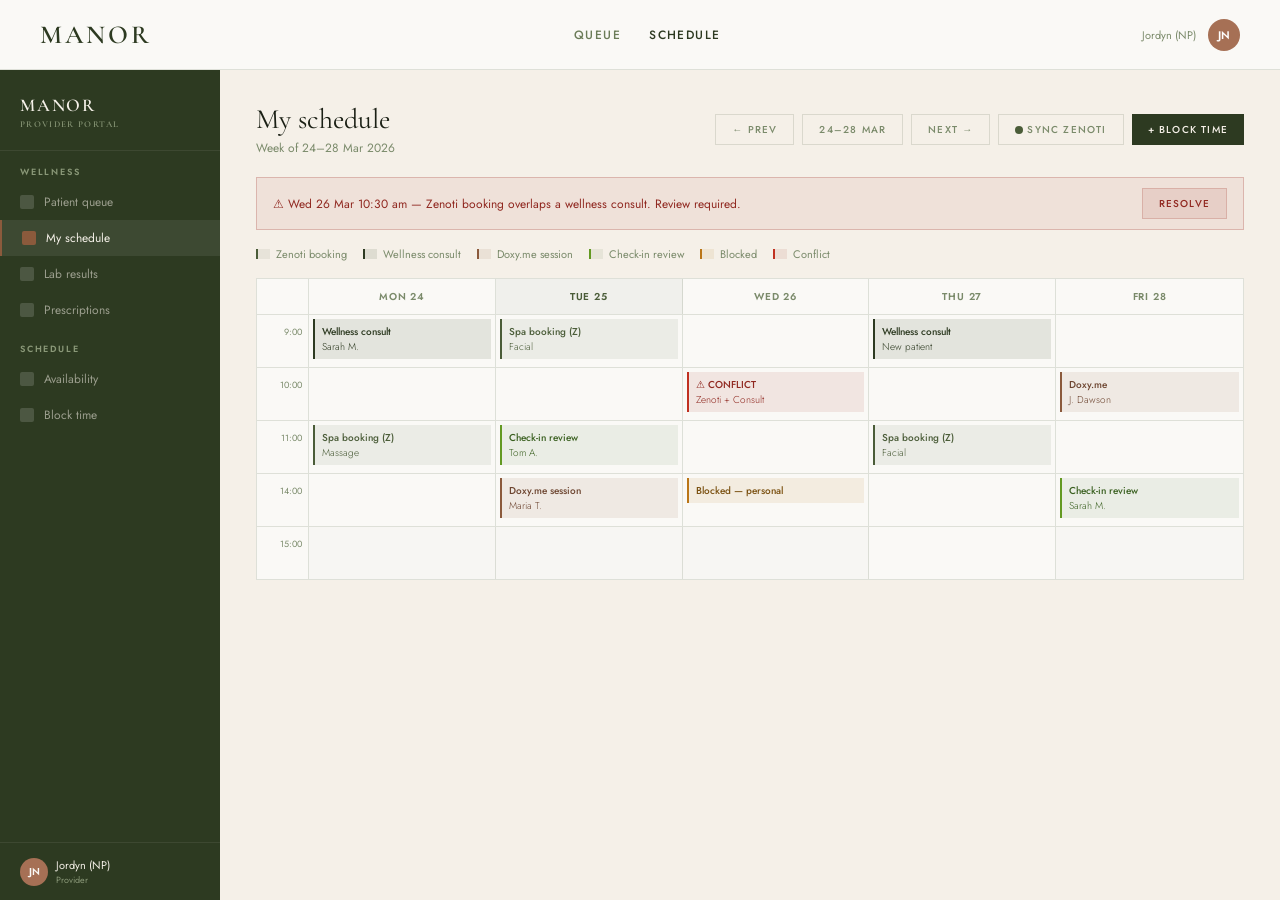
<file: physician-schedule.html>
<!DOCTYPE html>
<html lang="en">
<head>
<meta charset="UTF-8">
<meta name="viewport" content="width=device-width, initial-scale=1.0">
<title>Manor — Provider Schedule</title>
<link rel="stylesheet" href="shared.css">
<style>
  body { background: var(--cream); }
  .admin-layout { display: grid; grid-template-columns: 220px 1fr; min-height: calc(100vh - 70px); margin-top: 70px; }
  .admin-sidebar { background: var(--olive-dark); padding: 0; display: flex; flex-direction: column; position: sticky; top: 70px; height: calc(100vh - 70px); }
  .sidebar-logo { padding: 24px 20px 20px; border-bottom: 1px solid rgba(245,240,232,0.08); font-family: 'Cormorant Garamond', serif; font-size: 18px; font-weight: 600; color: var(--cream); letter-spacing: 0.1em; text-transform: uppercase; }
  .sidebar-role { font-size: 9px; letter-spacing: 0.15em; text-transform: uppercase; color: var(--olive-pale); margin-top: 3px; }
  .sidebar-section { font-size: 9px; font-weight: 600; letter-spacing: 0.2em; text-transform: uppercase; color: var(--olive-pale); padding: 14px 20px 6px; }
  .sidebar-item { display: flex; align-items: center; gap: 10px; padding: 9px 20px; font-size: 12px; color: rgba(245,240,232,0.55); text-decoration: none; transition: all 0.2s; cursor: pointer; }
  .sidebar-item:hover { color: var(--cream); background: rgba(255,255,255,0.05); }
  .sidebar-item.active { color: var(--cream); background: rgba(255,255,255,0.08); border-left: 2px solid var(--terra); }
  .sidebar-item.locked { opacity: 0.3; cursor: not-allowed; }
  .sb-icon { width: 14px; height: 14px; border-radius: 2px; background: rgba(255,255,255,0.15); flex-shrink: 0; }
  .sidebar-item.active .sb-icon { background: var(--terra); }
  .sidebar-spacer { flex: 1; }
  .sidebar-user { padding: 14px 20px; border-top: 1px solid rgba(245,240,232,0.08); display: flex; align-items: center; gap: 8px; }
  .user-av { width: 28px; height: 28px; border-radius: 50%; background: var(--terra-light); display: flex; align-items: center; justify-content: center; font-size: 10px; color: var(--white); font-weight: 600; }
  .user-name { font-size: 11px; color: var(--cream); }
  .user-role-label { font-size: 9px; color: var(--olive-pale); }

  .main { padding: 32px 36px; }
  .topbar { display: flex; align-items: center; justify-content: space-between; margin-bottom: 20px; }
  .page-title { font-family: 'Cormorant Garamond', serif; font-size: 28px; font-weight: 400; color: var(--text-dark); }

  .legend { display: flex; gap: 16px; margin-bottom: 16px; flex-wrap: wrap; }
  .leg { display: flex; align-items: center; gap: 6px; font-size: 11px; color: var(--text-muted); }
  .leg-swatch { width: 14px; height: 10px; }

  .schedule-grid { background: var(--white); border: 1px solid var(--border); overflow: hidden; }
  .sched-header { display: grid; grid-template-columns: 52px repeat(5,1fr); border-bottom: 1px solid var(--border); }
  .sched-th { padding: 10px 8px; font-size: 10px; font-weight: 600; letter-spacing: 0.08em; text-transform: uppercase; color: var(--text-muted); text-align: center; border-right: 1px solid var(--border); }
  .sched-th:last-child { border-right: none; }
  .sched-th.today { background: rgba(61,79,46,0.05); color: var(--olive-mid); }
  .sched-row { display: grid; grid-template-columns: 52px repeat(5,1fr); border-bottom: 1px solid var(--border); }
  .sched-row:last-child { border-bottom: none; }
  .sched-time { padding: 8px 6px; font-size: 9px; color: var(--text-muted); text-align: right; border-right: 1px solid var(--border); display: flex; align-items: flex-start; justify-content: flex-end; padding-top: 10px; }
  .sched-cell { min-height: 52px; padding: 4px; border-right: 1px solid var(--border); }
  .sched-cell:last-child { border-right: none; }
  .event { padding: 5px 7px; font-size: 10px; font-weight: 500; margin-bottom: 2px; cursor: pointer; transition: opacity 0.15s; }
  .event:hover { opacity: 0.85; }
  .ev-zenoti { background: rgba(61,79,46,0.08); color: var(--olive-mid); border-left: 2px solid var(--olive-mid); }
  .ev-consult { background: rgba(61,79,46,0.12); color: var(--olive-dark); border-left: 2px solid var(--olive-dark); }
  .ev-doxy { background: rgba(139,90,60,0.1); color: var(--terra-dark); border-left: 2px solid var(--terra); }
  .ev-blocked { background: rgba(180,120,30,0.1); color: #7a5010; border-left: 2px solid #ba7517; }
  .ev-conflict { background: rgba(160,50,40,0.1); color: #902820; border-left: 2px solid #c03020; }
  .ev-checkin { background: rgba(58,96,32,0.08); color: #3a6020; border-left: 2px solid #639922; }
  .ev-free { background: var(--cream); color: var(--text-muted); border-left: 2px solid var(--border-strong); }

  .conflict-bar { background: rgba(160,50,40,0.08); border: 1px solid rgba(160,50,40,0.25); padding: 10px 16px; display: flex; align-items: center; justify-content: space-between; margin-bottom: 16px; }
  .conflict-text { font-size: 12px; color: #902820; }
</style>
</head>
<body>

<nav>
  <div class="nav-brand"><a href="index.html">Manor</a></div>
  <div class="nav-links">
    <a href="provider-dashboard.html">Queue</a>
    <a href="provider-schedule.html" class="active">Schedule</a>
  </div>
  <div class="nav-right">
    <div style="font-size:11px;color:var(--text-muted);">Jordyn (NP)</div>
    <div class="user-av" style="width:32px;height:32px;border-radius:50%;background:var(--terra-light);display:flex;align-items:center;justify-content:center;font-size:11px;color:white;font-weight:600;">JN</div>
  </div>
</nav>

<div class="admin-layout">
  <div class="admin-sidebar">
    <div class="sidebar-logo">Manor<div class="sidebar-role">Provider portal</div></div>
    <div class="sidebar-section">Wellness</div>
    <div class="sidebar-item" onclick="window.location.href='provider-dashboard.html'"><div class="sb-icon"></div>Patient queue</div>
    <div class="sidebar-item active"><div class="sb-icon"></div>My schedule</div>
    <div class="sidebar-item"><div class="sb-icon"></div>Lab results</div>
    <div class="sidebar-item"><div class="sb-icon"></div>Prescriptions</div>
    <div class="sidebar-section">Schedule</div>
    <div class="sidebar-item" onclick="document.getElementById('availModal').style.display='block'"><div class="sb-icon"></div>Availability</div>
    <div class="sidebar-item" onclick="document.getElementById('blockModal').style.display='block'"><div class="sb-icon"></div>Block time</div>
    <div class="sidebar-spacer"></div>
    <div class="sidebar-user">
      <div class="user-av">JN</div>
      <div><div class="user-name">Jordyn (NP)</div><div class="user-role-label">Provider</div></div>
    </div>
  </div>

  <div class="main">
    <div class="topbar">
      <div><div class="page-title">My schedule</div><div style="font-size:12px;color:var(--text-muted);margin-top:3px;">Week of 24–28 Mar 2026</div></div>
      <div style="display:flex;gap:8px;">
        <button class="btn btn-ghost btn-sm">← Prev</button>
        <button class="btn btn-ghost btn-sm">24–28 Mar</button>
        <button class="btn btn-ghost btn-sm">Next →</button>
        <button class="btn btn-ghost btn-sm" style="display:flex;align-items:center;gap:4px;"><span style="width:8px;height:8px;border-radius:50%;background:var(--olive-mid);"></span>Sync Zenoti</button>
        <button class="btn btn-olive btn-sm" onclick="document.getElementById('blockModal').style.display='block'">+ Block time</button>
      </div>
    </div>

    <div class="conflict-bar">
      <div class="conflict-text">⚠ Wed 26 Mar 10:30 am — Zenoti booking overlaps a wellness consult. Review required.</div>
      <button class="btn btn-sm" style="background:rgba(160,50,40,0.1);color:#902820;border:1px solid rgba(160,50,40,0.2);" onclick="resolveConflict()">Resolve</button>
    </div>

    <div class="legend">
      <div class="leg"><div class="leg-swatch ev-zenoti"></div>Zenoti booking</div>
      <div class="leg"><div class="leg-swatch ev-consult"></div>Wellness consult</div>
      <div class="leg"><div class="leg-swatch ev-doxy"></div>Doxy.me session</div>
      <div class="leg"><div class="leg-swatch ev-checkin"></div>Check-in review</div>
      <div class="leg"><div class="leg-swatch ev-blocked"></div>Blocked</div>
      <div class="leg"><div class="leg-swatch ev-conflict"></div>Conflict</div>
    </div>

    <div class="schedule-grid">
      <div class="sched-header">
        <div class="sched-th"></div>
        <div class="sched-th">Mon 24</div>
        <div class="sched-th today">Tue 25</div>
        <div class="sched-th">Wed 26</div>
        <div class="sched-th">Thu 27</div>
        <div class="sched-th">Fri 28</div>
      </div>
      <div class="sched-row">
        <div class="sched-time">9:00</div>
        <div class="sched-cell"><div class="event ev-consult">Wellness consult<div style="font-weight:300;">Sarah M.</div></div></div>
        <div class="sched-cell"><div class="event ev-zenoti">Spa booking (Z)<div style="font-weight:300;">Facial</div></div></div>
        <div class="sched-cell"></div>
        <div class="sched-cell"><div class="event ev-consult">Wellness consult<div style="font-weight:300;">New patient</div></div></div>
        <div class="sched-cell"></div>
      </div>
      <div class="sched-row">
        <div class="sched-time">10:00</div>
        <div class="sched-cell"></div>
        <div class="sched-cell"></div>
        <div class="sched-cell"><div class="event ev-conflict">⚠ CONFLICT<div style="font-weight:300;">Zenoti + Consult</div></div></div>
        <div class="sched-cell"></div>
        <div class="sched-cell"><div class="event ev-doxy">Doxy.me<div style="font-weight:300;">J. Dawson</div></div></div>
      </div>
      <div class="sched-row">
        <div class="sched-time">11:00</div>
        <div class="sched-cell"><div class="event ev-zenoti">Spa booking (Z)<div style="font-weight:300;">Massage</div></div></div>
        <div class="sched-cell"><div class="event ev-checkin">Check-in review<div style="font-weight:300;">Tom A.</div></div></div>
        <div class="sched-cell"></div>
        <div class="sched-cell"><div class="event ev-zenoti">Spa booking (Z)<div style="font-weight:300;">Facial</div></div></div>
        <div class="sched-cell"></div>
      </div>
      <div class="sched-row">
        <div class="sched-time">14:00</div>
        <div class="sched-cell"></div>
        <div class="sched-cell"><div class="event ev-doxy">Doxy.me session<div style="font-weight:300;">Maria T.</div></div></div>
        <div class="sched-cell"><div class="event ev-blocked">Blocked — personal</div></div>
        <div class="sched-cell"></div>
        <div class="sched-cell"><div class="event ev-checkin">Check-in review<div style="font-weight:300;">Sarah M.</div></div></div>
      </div>
      <div class="sched-row">
        <div class="sched-time">15:00</div>
        <div class="sched-cell" style="background:rgba(0,0,0,0.01);"></div>
        <div class="sched-cell" style="background:rgba(0,0,0,0.01);"></div>
        <div class="sched-cell" style="background:rgba(0,0,0,0.01);"></div>
        <div class="sched-cell"></div>
        <div class="sched-cell" style="background:rgba(0,0,0,0.01);"></div>
      </div>
    </div>
  </div>
</div>

<!-- Conflict modal -->
<div id="conflictModal" style="display:none;position:fixed;inset:0;background:rgba(26,31,20,0.5);z-index:200;display:none;align-items:center;justify-content:center;padding:40px;">
  <div style="background:var(--white);max-width:560px;width:100%;padding:32px;position:relative;">
    <div style="font-family:'Cormorant Garamond',serif;font-size:24px;font-weight:400;color:var(--text-dark);margin-bottom:4px;">Schedule conflict</div>
    <div style="font-size:12px;color:var(--text-muted);margin-bottom:20px;">Wed 26 Mar · 10:30 am — Choose which event takes priority</div>
    <div style="display:grid;grid-template-columns:1fr 1fr;gap:12px;margin-bottom:16px;">
      <div style="padding:14px;border:2px solid var(--olive-mid);background:rgba(61,79,46,0.04);cursor:pointer;" onclick="resolveKeep('zenoti')">
        <div class="badge badge-olive-light" style="margin-bottom:8px;">Zenoti booking</div>
        <div style="font-size:13px;font-weight:500;color:var(--text-dark);margin-bottom:3px;">Classic glow facial</div>
        <div style="font-size:11px;color:var(--text-muted);">Client: Sarah M. · 60 min · Booked 3 days ago</div>
      </div>
      <div style="padding:14px;border:1px solid var(--border);cursor:pointer;" onclick="resolveKeep('wellness')">
        <div class="badge badge-terra" style="margin-bottom:8px;">Wellness consult</div>
        <div style="font-size:13px;font-weight:500;color:var(--text-dark);margin-bottom:3px;">New patient consult</div>
        <div style="font-size:11px;color:var(--text-muted);">Patient: John D. · 45 min · Booked today</div>
      </div>
    </div>
    <div class="warn-banner"><div class="banner-body" style="font-size:11px;">Keeping a Zenoti booking will not cancel it in Zenoti. Keeping the wellness consult will notify the patient to reschedule the Zenoti booking.</div></div>
    <button class="btn btn-ghost" onclick="document.getElementById('conflictModal').style.display='none'" style="margin-top:8px;">Dismiss — resolve manually</button>
  </div>
</div>

<!-- Availability modal -->
<div id="availModal" style="display:none;position:fixed;inset:0;background:rgba(26,31,20,0.5);z-index:200;overflow-y:auto;padding:40px;">
  <div style="background:var(--white);max-width:520px;margin:0 auto;padding:32px;position:relative;">
    <button onclick="document.getElementById('availModal').style.display='none'" style="position:absolute;top:14px;right:14px;background:none;border:1px solid var(--border);width:28px;height:28px;cursor:pointer;font-size:14px;color:var(--text-muted);">×</button>
    <div style="font-family:'Cormorant Garamond',serif;font-size:24px;margin-bottom:20px;">My availability</div>
    <div style="font-size:11px;font-weight:600;letter-spacing:0.1em;text-transform:uppercase;color:var(--text-muted);margin-bottom:12px;">Weekly working hours</div>
    <div id="avail-days"></div>
    <div style="margin-top:20px; padding-top:16px; border-top:1px solid var(--border);">
      <div style="font-size:11px;font-weight:600;letter-spacing:0.1em;text-transform:uppercase;color:var(--text-muted);margin-bottom:4px;">Consult slot settings</div>
      <div class="form-row" style="margin-top:10px;">
        <div class="form-group"><label class="form-label">Duration</label><select class="form-select"><option selected>45 minutes</option><option>30 minutes</option></select></div>
        <div class="form-group"><label class="form-label">Buffer</label><select class="form-select"><option selected>15 minutes</option><option>10 minutes</option></select></div>
      </div>
    </div>
    <button class="btn btn-terra" style="width:100%;margin-top:16px;text-align:center;" onclick="document.getElementById('availModal').style.display='none'">Save changes</button>
  </div>
</div>

<!-- Block time modal -->
<div id="blockModal" style="display:none;position:fixed;inset:0;background:rgba(26,31,20,0.5);z-index:200;overflow-y:auto;padding:40px;">
  <div style="background:var(--white);max-width:460px;margin:0 auto;padding:32px;position:relative;">
    <button onclick="document.getElementById('blockModal').style.display='none'" style="position:absolute;top:14px;right:14px;background:none;border:1px solid var(--border);width:28px;height:28px;cursor:pointer;font-size:14px;color:var(--text-muted);">×</button>
    <div style="font-family:'Cormorant Garamond',serif;font-size:24px;margin-bottom:20px;">Block time</div>
    <div class="form-group"><label class="form-label">Date</label><input class="form-input" type="date" value="2026-03-31"></div>
    <div class="form-row">
      <div class="form-group"><label class="form-label">Start time</label><input class="form-input" type="time" value="14:00"></div>
      <div class="form-group"><label class="form-label">End time</label><input class="form-input" type="time" value="17:00"></div>
    </div>
    <div class="form-group"><label class="form-label">Reason (internal)</label><input class="form-input" placeholder="e.g. Personal, CPD, Conference"></div>
    <div class="warn-banner"><div class="banner-label">Impact check</div><div class="banner-body">2 wellness consults will need rescheduling. Patients will be notified automatically on save.</div></div>
    <button class="btn btn-terra" style="width:100%;text-align:center;" onclick="saveBlock()">Save block</button>
  </div>
</div>

<script>
  // Build availability day rows
  const days = ['Mon','Tue','Wed','Thu','Fri','Sat','Sun'];
  const defaults = [
    {on:true,s:'09:00',e:'17:00'},{on:true,s:'09:00',e:'17:00'},{on:true,s:'10:00',e:'16:00'},
    {on:true,s:'09:00',e:'17:00'},{on:true,s:'09:00',e:'13:00'},{on:false},{on:false}
  ];
  const container = document.getElementById('avail-days');
  days.forEach((d,i) => {
    const row = document.createElement('div');
    row.style.cssText = 'display:flex;align-items:center;gap:12px;padding:8px 0;border-bottom:1px solid var(--border);';
    const def = defaults[i];
    row.innerHTML = `<span style="font-size:12px;color:var(--text-muted);width:32px;">${d}</span>
      <input type="checkbox" ${def.on?'checked':''} style="cursor:pointer;">
      ${def.on ? `<input type="time" value="${def.s}" class="form-input" style="flex:1;height:32px;"><span style="color:var(--text-muted);font-size:12px;">to</span><input type="time" value="${def.e}" class="form-input" style="flex:1;height:32px;">` : `<span style="font-size:12px;color:var(--text-muted);font-style:italic;">Not available</span>`}`;
    container.appendChild(row);
  });

  function resolveConflict() {
    document.getElementById('conflictModal').style.display = 'flex';
  }
  function resolveKeep(choice) {
    document.getElementById('conflictModal').style.display = 'none';
    alert(`Keeping ${choice === 'zenoti' ? 'Zenoti booking' : 'wellness consult'}. The other event will be flagged for rescheduling.`);
  }
  function saveBlock() {
    document.getElementById('blockModal').style.display = 'none';
    alert('Time block saved. Affected patients have been notified.');
  }
</script>
</body>
</html>
</file>
<file: shared.css>
/* shared.css — Manor Wellness Portal */
@import url('https://fonts.googleapis.com/css2?family=Cormorant+Garamond:ital,wght@0,300;0,400;0,500;0,600;1,300;1,400&family=Jost:wght@300;400;500;600&display=swap');

:root {
  --olive: #3d4f2e;
  --olive-dark: #2d3a21;
  --olive-mid: #4a5c38;
  --olive-light: #6b7c58;
  --olive-pale: #8a9878;
  --cream: #f5f0e8;
  --cream-dark: #ede7da;
  --cream-mid: #e8e0d0;
  --terra: #8b5a3c;
  --terra-dark: #6d4530;
  --terra-light: #a67055;
  --white: #faf9f6;
  --text-dark: #1a1f14;
  --text-mid: #3d4f2e;
  --text-muted: #7a8a6a;
  --border: rgba(61,79,46,0.15);
  --border-strong: rgba(61,79,46,0.3);
}

* { margin:0; padding:0; box-sizing:border-box; }
html { scroll-behavior: smooth; }
body { font-family: 'Jost', sans-serif; background: var(--white); color: var(--text-dark); overflow-x: hidden; }

nav {
  position: fixed; top: 0; left: 0; right: 0; z-index: 100;
  background: var(--white);
  border-bottom: 1px solid var(--border);
  padding: 0 40px;
  height: 70px;
  display: flex; align-items: center; justify-content: space-between;
}
.nav-brand a { font-family: 'Cormorant Garamond', serif; font-size: 26px; font-weight: 600; letter-spacing: 0.12em; color: var(--olive-dark); text-transform: uppercase; text-decoration: none; }
.nav-links { display: flex; gap: 28px; }
.nav-links a { font-size: 12px; font-weight: 500; letter-spacing: 0.12em; text-transform: uppercase; color: var(--olive-light); text-decoration: none; transition: color 0.2s; }
.nav-links a:hover, .nav-links a.active { color: var(--olive-dark); }
.nav-right { display: flex; gap: 12px; align-items: center; }

.btn { padding: 10px 24px; font-family: 'Jost', sans-serif; font-size: 11px; font-weight: 500; letter-spacing: 0.12em; text-transform: uppercase; text-decoration: none; cursor: pointer; transition: all 0.2s; display: inline-block; border: none; }
.btn-olive { background: var(--olive-dark); color: var(--cream); }
.btn-olive:hover { background: var(--olive-mid); }
.btn-terra { background: var(--terra); color: var(--white); }
.btn-terra:hover { background: var(--terra-dark); }
.btn-outline { border: 1px solid var(--olive-mid); color: var(--olive-mid); background: transparent; }
.btn-outline:hover { background: var(--olive-mid); color: var(--white); }
.btn-outline-cream { border: 1px solid rgba(245,240,232,0.3); color: var(--cream); background: transparent; }
.btn-ghost { color: var(--text-muted); background: transparent; border: 1px solid var(--border); }
.btn-ghost:hover { border-color: var(--border-strong); color: var(--text-dark); }
.btn-sm { padding: 7px 16px; font-size: 10px; }
.btn-danger { background: rgba(139,90,60,0.1); color: var(--terra); border: 1px solid rgba(139,90,60,0.2); }

.badge { display: inline-block; padding: 3px 10px; font-size: 9px; font-weight: 500; letter-spacing: 0.1em; text-transform: uppercase; }
.badge-olive { background: var(--olive-dark); color: var(--cream); }
.badge-olive-light { background: rgba(61,79,46,0.08); color: var(--olive-mid); }
.badge-terra { background: rgba(139,90,60,0.1); color: var(--terra); }
.badge-terra-solid { background: var(--terra); color: var(--white); }
.badge-green { background: rgba(45,80,30,0.1); color: #3a6020; }
.badge-amber { background: rgba(180,120,30,0.1); color: #7a5010; }
.badge-red { background: rgba(160,50,40,0.1); color: #902820; }
.badge-gray { background: rgba(61,79,46,0.06); color: var(--text-muted); }

.card { background: var(--white); border: 1px solid var(--border); padding: 20px 22px; }
.card-sm { padding: 14px 16px; }
.card-section-label { font-size: 10px; font-weight: 500; letter-spacing: 0.15em; text-transform: uppercase; color: var(--olive-light); margin-bottom: 14px; }

.info-banner { background: rgba(61,79,46,0.06); border: 1px solid rgba(61,79,46,0.15); padding: 14px 16px; margin-bottom: 16px; }
.warn-banner { background: rgba(180,120,30,0.06); border: 1px solid rgba(180,120,30,0.2); padding: 14px 16px; margin-bottom: 16px; }
.alert-banner { background: rgba(160,50,40,0.06); border: 1px solid rgba(160,50,40,0.2); padding: 14px 16px; margin-bottom: 16px; }
.banner-label { font-size: 10px; font-weight: 600; letter-spacing: 0.1em; text-transform: uppercase; margin-bottom: 5px; }
.info-banner .banner-label { color: var(--olive-mid); }
.warn-banner .banner-label { color: #7a5010; }
.alert-banner .banner-label { color: #902820; }
.banner-body { font-size: 12px; line-height: 1.6; }
.info-banner .banner-body { color: var(--olive-light); }
.warn-banner .banner-body { color: #7a5010; }
.alert-banner .banner-body { color: #902820; }

.form-label { font-size: 11px; font-weight: 500; letter-spacing: 0.08em; text-transform: uppercase; color: var(--text-muted); margin-bottom: 6px; display: block; }
.form-input { width: 100%; height: 42px; border: 1px solid var(--border); background: var(--white); padding: 0 14px; font-family: 'Jost', sans-serif; font-size: 13px; color: var(--text-dark); transition: border-color 0.2s; outline: none; }
.form-input:focus { border-color: var(--olive-mid); }
.form-input.filled { background: var(--cream); }
.form-textarea { width: 100%; border: 1px solid var(--border); background: var(--white); padding: 12px 14px; font-family: 'Jost', sans-serif; font-size: 13px; color: var(--text-dark); resize: vertical; outline: none; min-height: 80px; }
.form-textarea:focus { border-color: var(--olive-mid); }
.form-select { width: 100%; height: 42px; border: 1px solid var(--border); background: var(--white); padding: 0 14px; font-family: 'Jost', sans-serif; font-size: 13px; color: var(--text-dark); appearance: none; background-image: url("data:image/svg+xml,%3Csvg xmlns='http://www.w3.org/2000/svg' width='10' height='6'%3E%3Cpath d='M0 0l5 6 5-6' fill='none' stroke='%237a8a6a' stroke-width='1.5'/%3E%3C/svg%3E"); background-repeat: no-repeat; background-position: right 14px center; outline: none; cursor: pointer; }
.form-group { margin-bottom: 18px; }
.form-row { display: grid; grid-template-columns: 1fr 1fr; gap: 16px; }
.form-row.three { grid-template-columns: 1fr 1fr 1fr; }

.divider { height: 1px; background: var(--border); margin: 20px 0; }
.divider-label { display: flex; align-items: center; gap: 12px; margin: 20px 0; }
.divider-label::before, .divider-label::after { content: ''; flex: 1; height: 1px; background: var(--border); }
.divider-label span { font-size: 10px; letter-spacing: 0.1em; text-transform: uppercase; color: var(--text-muted); }

.stat-card { background: var(--cream); padding: 16px 18px; }
.stat-label { font-size: 10px; font-weight: 500; letter-spacing: 0.1em; text-transform: uppercase; color: var(--text-muted); margin-bottom: 6px; }
.stat-value { font-family: 'Cormorant Garamond', serif; font-size: 32px; font-weight: 400; color: var(--text-dark); line-height: 1; }
.stat-sub { font-size: 11px; color: var(--text-muted); margin-top: 4px; }
.stat-sub.positive { color: #3a6020; }
.stat-sub.warning { color: #7a5010; }

.data-row { display: flex; justify-content: space-between; align-items: center; padding: 9px 0; border-bottom: 1px solid var(--border); font-size: 13px; }
.data-row:last-child { border-bottom: none; }
.data-key { color: var(--text-muted); font-size: 12px; }
.data-val { font-weight: 500; color: var(--text-dark); }
.data-val.green { color: #3a6020; }
.data-val.terra { color: var(--terra); }
.data-val.amber { color: #7a5010; }
.data-val.red { color: #902820; }

.page-header { background: var(--olive-dark); padding: 60px 80px 50px; margin-top: 70px; }
.page-header-eyebrow { font-size: 10px; font-weight: 500; letter-spacing: 0.2em; text-transform: uppercase; color: var(--olive-pale); margin-bottom: 10px; }
.page-header-title { font-family: 'Cormorant Garamond', serif; font-size: 48px; font-weight: 300; color: var(--cream); }
.page-header-sub { font-size: 13px; color: rgba(245,240,232,0.6); margin-top: 8px; }

footer { background: var(--olive-dark); padding: 36px 80px; display: flex; justify-content: space-between; align-items: center; }
.footer-brand { font-family: 'Cormorant Garamond', serif; font-size: 20px; font-weight: 600; letter-spacing: 0.15em; color: var(--cream); text-transform: uppercase; }
.footer-links { display: flex; gap: 24px; }
.footer-links a { font-size: 11px; color: var(--olive-pale); text-decoration: none; letter-spacing: 0.08em; }
.footer-legal { font-size: 10px; color: var(--olive-pale); }

.progress-track { height: 4px; background: var(--cream-dark); overflow: hidden; }
.progress-fill { height: 100%; background: var(--olive-mid); }
</file>
